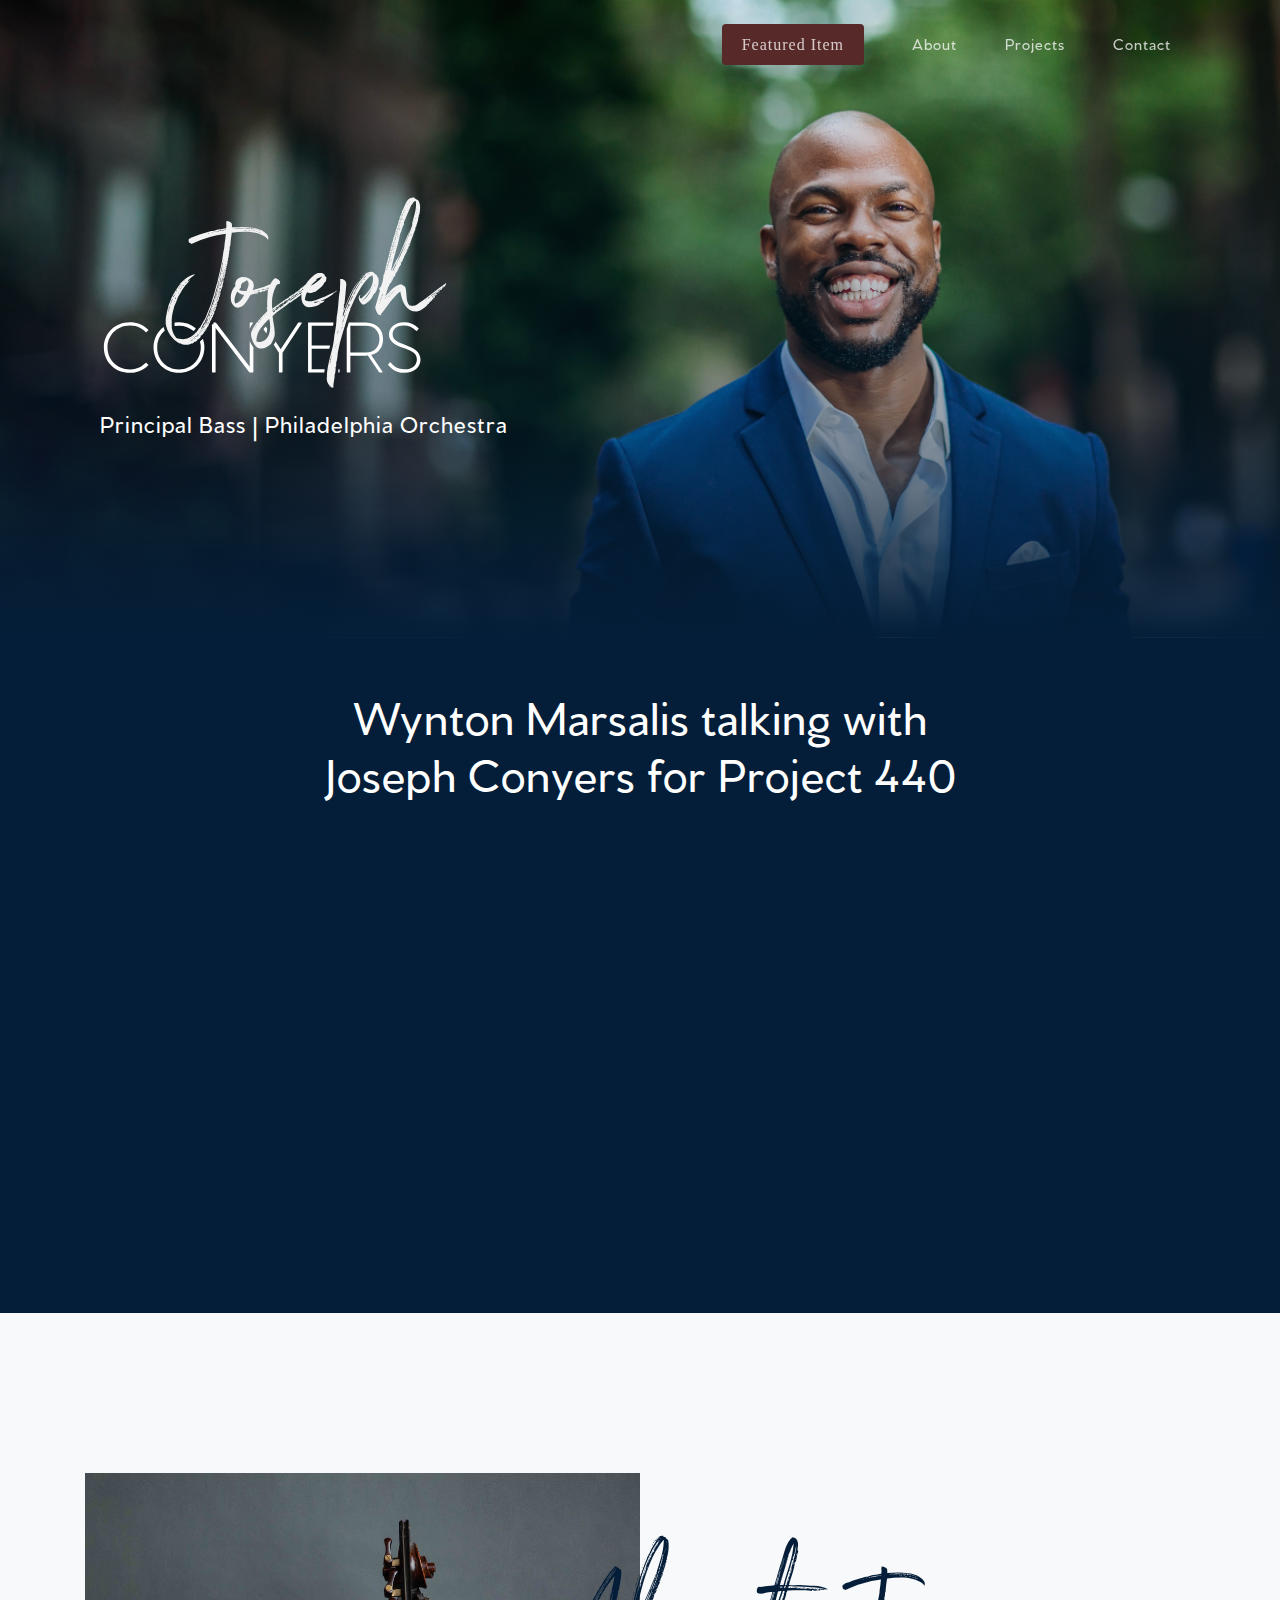
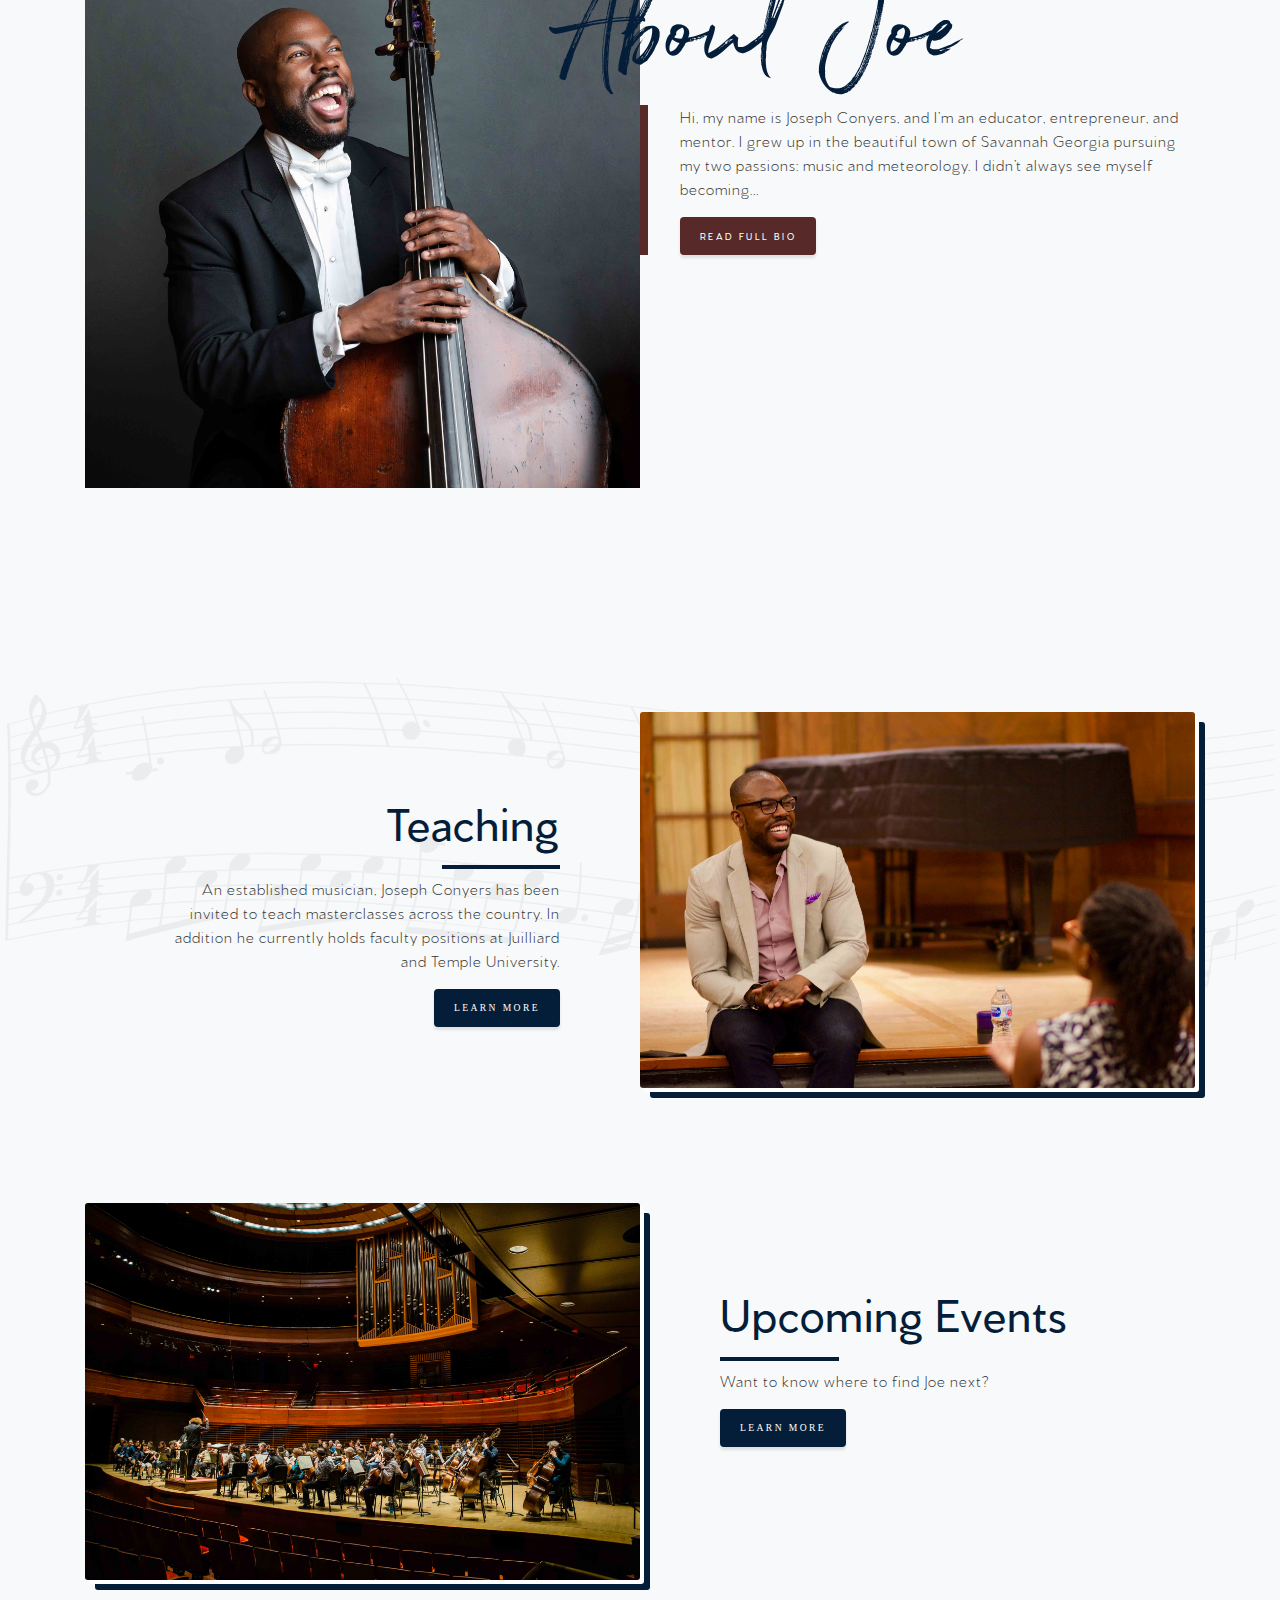
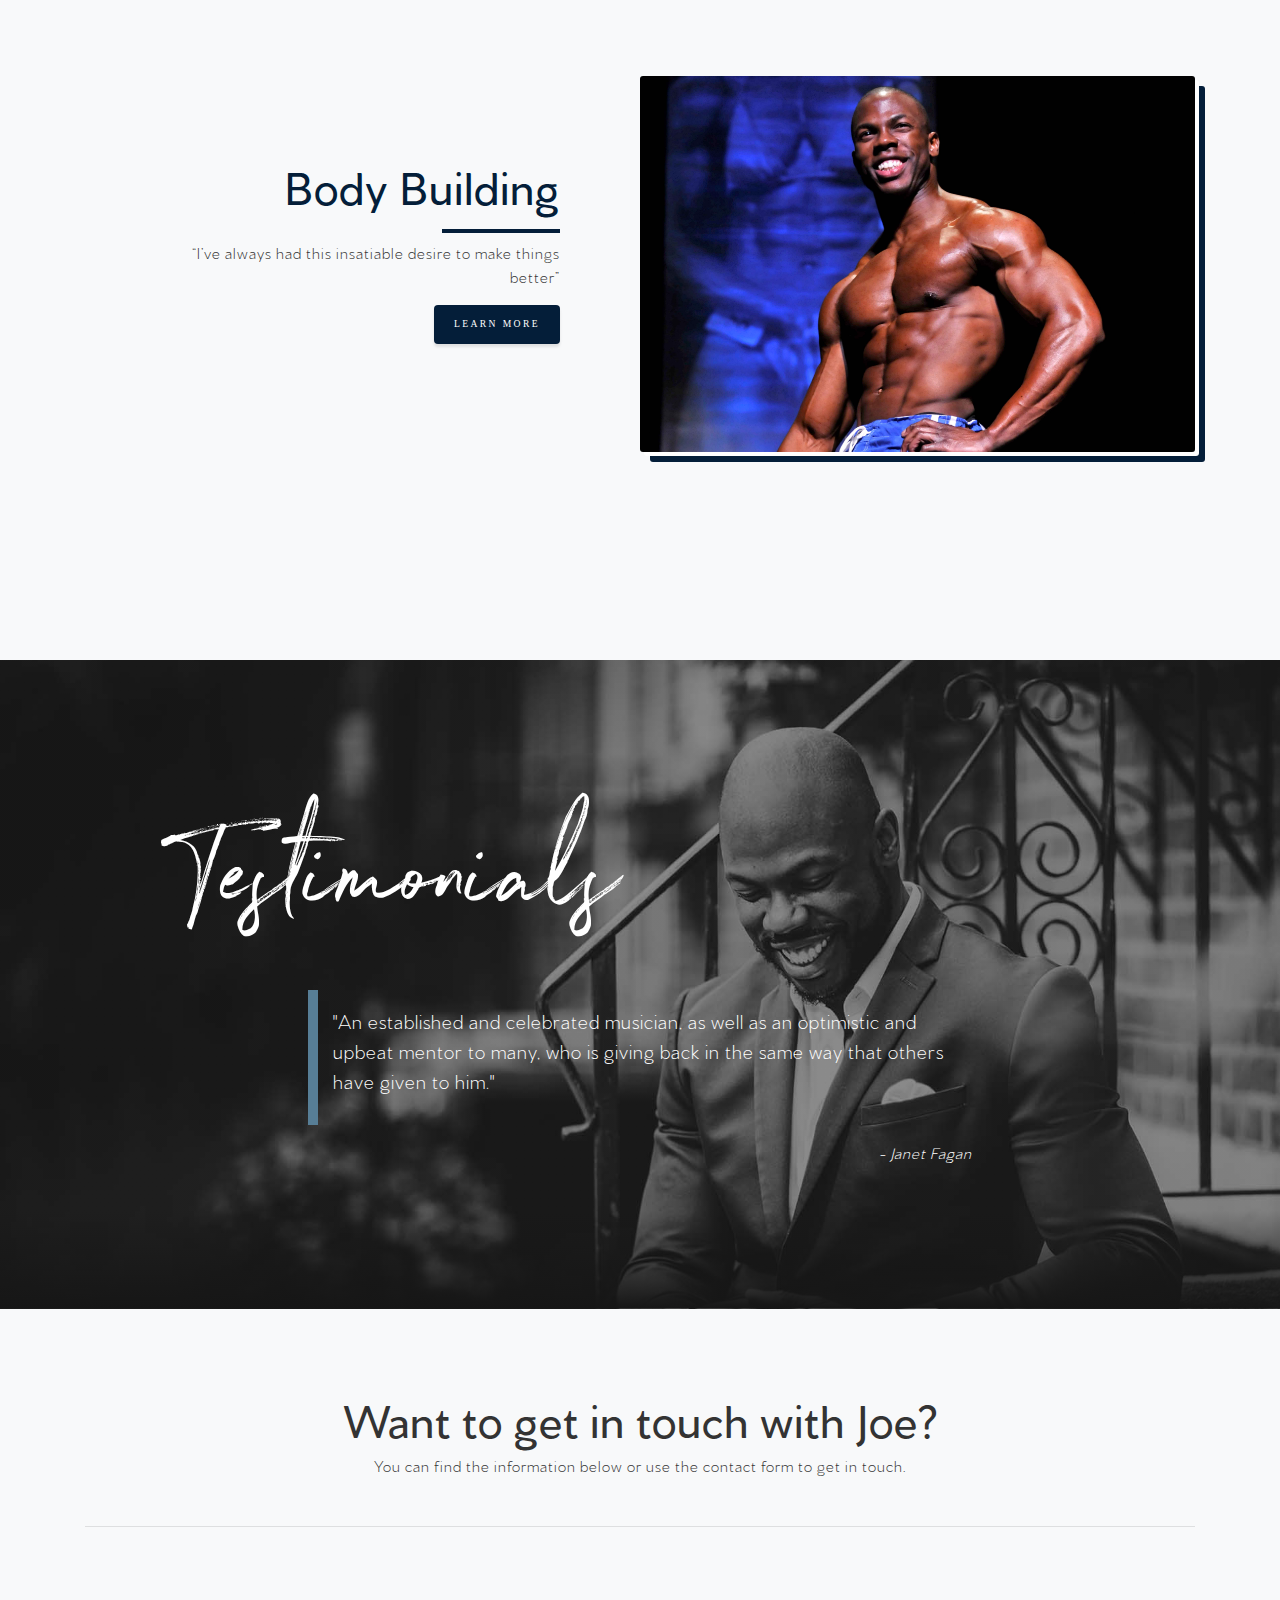
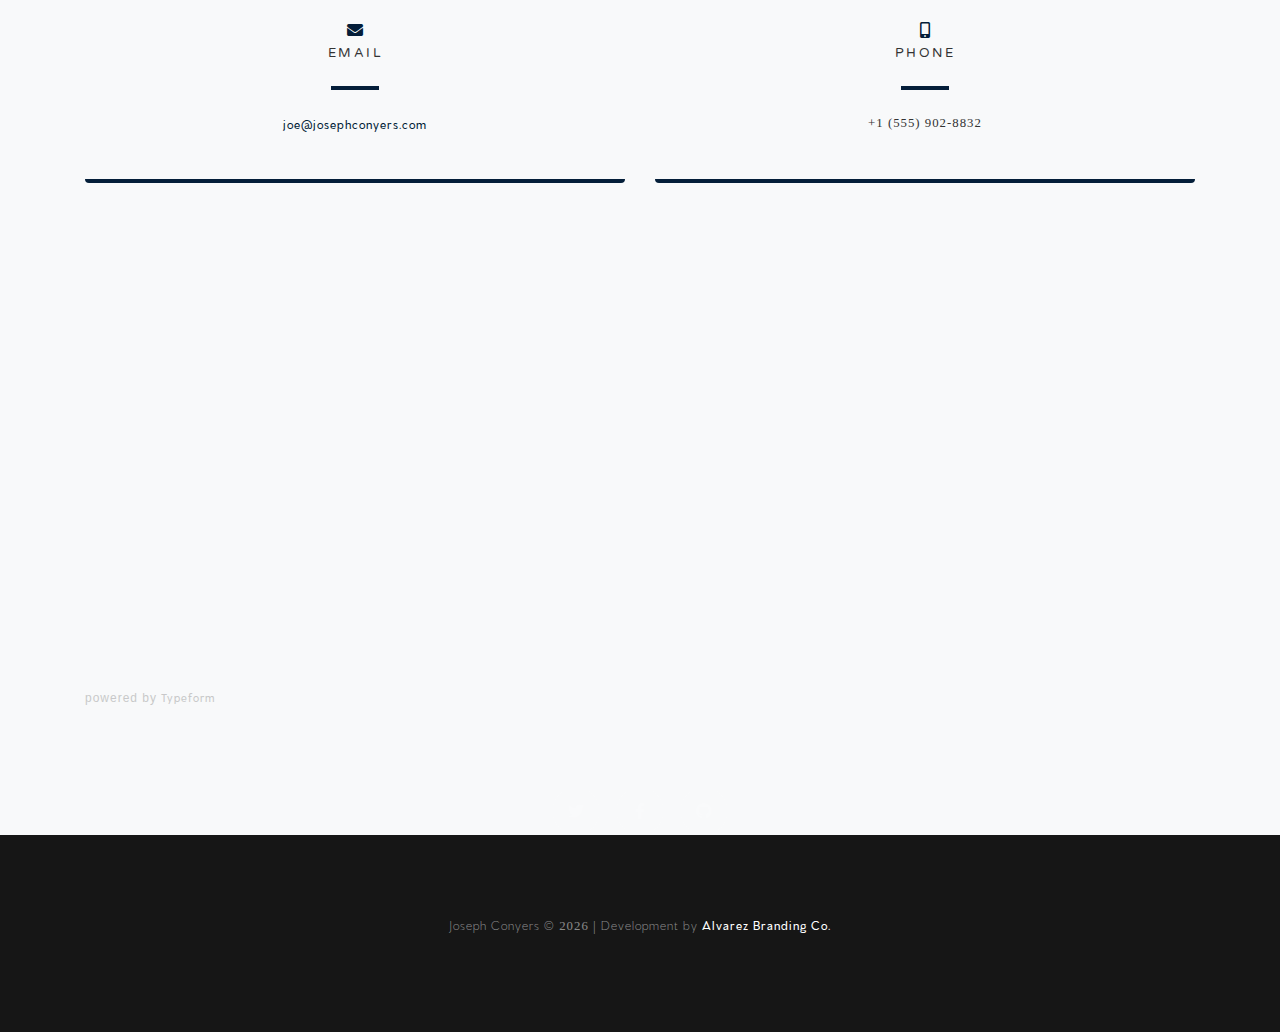
<file: index.html>
<!DOCTYPE html>
<html lang="en">
  <head>
    <meta charset="utf-8" />
    <meta
      name="viewport"
      content="width=device-width, initial-scale=1, shrink-to-fit=no"
    />
    <meta name="description" content="" />
    <meta name="author" content="" />

    <title>Joseph Conyers</title>

    <!-- Bootstrap core CSS -->
    <link href="vendor/bootstrap/css/bootstrap.css" rel="stylesheet" />

    <!-- Custom fonts for this template -->
    <link href="vendor/fontawesome-free/css/all.min.css" rel="stylesheet" />
    <link
      href="https://fonts.googleapis.com/css?family=Varela+Round"
      rel="stylesheet"
    />
    <link
      href="https://fonts.googleapis.com/css?family=Nunito:200,200i,300,300i,400,400i,600,600i,700,700i,800,800i,900,900i"
      rel="stylesheet"
    />

    <!-- Custom styles for this template -->
    <link href="css/grayscale.min.css" rel="stylesheet" />
  </head>

  <body id="page-top">
    <!-- Navigation -->
    <nav class="navbar navbar-expand-lg navbar-light fixed-top" id="mainNav">
      <div class="container">
        <a class="navbar-brand js-scroll-trigger" href="#page-top">
          <img class="nav-logo" src="img/logo-dark.svg" alt="" />
        </a>
        <button
          class="navbar-toggler navbar-toggler-right"
          type="button"
          data-toggle="collapse"
          data-target="#navbarResponsive"
          aria-controls="navbarResponsive"
          aria-expanded="false"
          aria-label="Toggle navigation"
        >
          Menu
          <i class="fas fa-bars"></i>
        </button>
        <div class="collapse navbar-collapse" id="navbarResponsive">
          <ul class="navbar-nav ml-auto">
            <li class="nav-item">
              <a class="nav-link js-scroll-trigger" href="#feature"
                ><span class="featured-nav-item">Featured Item</span></a
              >
            </li>
            <li class="nav-item">
              <a class="nav-link js-scroll-trigger" href="#about">About</a>
            </li>
            <li class="nav-item">
              <a class="nav-link js-scroll-trigger" href="#projects"
                >Projects</a
              >
            </li>
            <li class="nav-item">
              <a class="nav-link js-scroll-trigger" href="#contact">Contact</a>
            </li>
          </ul>
        </div>
      </div>
    </nav>

    <!-- Header -->
    <header class="masthead">
      <div class="container d-flex h-100 align-items-center">
        <div class="col col-9">
          <img class="main-logo" src="img/logo-light.svg" alt="" />
          <h4 class="text-white mt-2">
            Principal Bass | Philadelphia Orchestra
          </h4>
        </div>
      </div>
    </header>

    <!-- About Section -->
    <section id="feature" class="about-section">
      <div class="container">
        <div class="row">
          <div class="col-lg-7 mx-auto mb-5 text-center">
            <h2 class="text-white mb-4">
              Wynton Marsalis talking with Joseph Conyers for Project 440
            <div>
              </h2>
              <!-- <p class="text-white mb-4">
                the Acting Associate Principal Bassist of the Philadelphia Orchestra. As an established figure in the orchestral world, he uses his entrepreneurial spirit to redefine what it means to be a musician in the twenty-first century. 
              </p>
              <button class="btn btn-primary--light small">see more</button> -->
            </div>
            <iframe
              src="https://player.vimeo.com/video/244171015?byline=0&portrait=0"
              width="100%"
              height="360"
              frameborder="0"
              allow="autoplay; fullscreen"
              allowfullscreen
            ></iframe>
          </div>
        </div>
      </div>
    </section>

    <!-- Projects Section -->
    <section id="about" class="bio-section bg-light pb-3">
      <div class="container">
        <!-- Featured Project Row -->
        <div
          class="row align-items-center no-gutters mb-4 mb-lg-5 flex-md-column-reverse flex-lg-row"
        >
          <div class="col-xl-6 col-lg-5">
            <img
              class="img-fluid mb-3 mb-lg-0"
              src="img/conyers-92.jpg"
              alt=""
            />
          </div>
          <div class="col-xl-6 col-lg-6">
            <div class="featured-text text-center text-lg-left">
              <h1>About Joe</h1>
              <p class=" mb-3">
                Hi, my name is Joseph Conyers, and I’m an educator, entrepreneur, 
                and mentor. I grew up in the beautiful town of Savannah Georgia 
                pursuing my two passions: music and meteorology. I didn’t always 
                see myself becoming...
              </p>
              <a href="about.html"><button class="btn btn-accent small">
                Read Full Bio
              </button></a>
            </div>
          </div>
        </div>
      </div>
    </section>
    <section class="music-bg"></section>
    <section id="projects" class="projects-section bg-light">
      <div class="container">
        <!-- Project Two Row -->
        <div class="row justify-content-center no-gutters mb-0 pb-5 mb-lg-5">
          <div class="col-lg-6">
            <img class="img-fluid box-shadow" src="img/teaching.jpg" alt="" />
          </div>
          <div class="col-lg-6 order-lg-first">
            <div class="text-center h-100 project">
              <div class="d-flex h-100">
                <div
                  class="project-text w-100 my-auto text-center text-lg-right"
                >
                  <h2 class="text-primary">Teaching</h2>
                  <hr class="d-none d-lg-block mb-2 mr-0" />
                  <p class="mb-3 ">
                    An established musician, Joseph Conyers has been invited to teach masterclasses across the country. In addition he currently holds faculty positions at Juilliard and Temple University. 
                  </p>
                  <button class="btn btn-primary small">Learn more</button>
                </div>
              </div>
            </div>
          </div>
        </div>
        <!-- Project One Row -->
        <div class="row justify-content-center no-gutters mb-5 pb-5 mb-lg-5">
          <div class="col-lg-6">
            <img class="img-fluid box-shadow" src="img/events.jpg" alt="" />
          </div>
          <div class="col-lg-6">
            <div class="text-center h-100 project">
              <div class="d-flex h-100">
                <div
                  class="project-text w-100 my-auto text-center text-lg-left"
                >
                  <h2 class="text-primary">Upcoming Events</h2>
                  <hr class="d-none d-lg-block mb-2 ml-0" />
                  <p class="mb-3 ">
                    Want to know where to find Joe next?
                  </p>
                  <button class="btn btn-primary small">Learn more</button>
                </div>
              </div>
            </div>
          </div>
        </div>
        <!-- Project Three Row -->
        <div class="row justify-content-center no-gutters mb-0 mb-lg-5">
          <div class="col-lg-6">
            <img
              class="img-fluid box-shadow"
              src="img/body-building.jpg"
              alt=""
            />
          </div>
          <div class="col-lg-6 order-lg-first">
            <div class="text-center h-100 project">
              <div class="d-flex h-100">
                <div
                  class="project-text w-100 my-auto text-center text-lg-right"
                >
                  <h2 class="text-primary">Body Building</h2>
                  <hr class="d-none d-lg-block mb-2 mr-0" />
                  <p class="mb-3 ">
                    “I’ve always had this insatiable desire to make things better”
                  </p>
                  <button class="btn btn-primary small">Learn more</button>
                </div>
              </div>
            </div>
          </div>
        </div>
      </div>
    </section>
    <!-- Signup Section -->
    <section class="testimonials-section">
      <div class="container">
        <div class="row">
          <div
            class="testimonials-bg col-md-10 col-lg-8 mx-auto text-leftform p-5"
          >
            <h1 class="text-white mb-5">Testimonials</h1>
            <p class="mb-3 text-white testimonials-content">
              "An established and celebrated musician, as well as an optimistic and upbeat mentor to many, who is giving back in the same way that others have given to him."
            </p>
            <p class="text-white text-right testimonials-author">
              - Janet Fagan
              <!-- <a href="#" target="_blank" class="font-italic underline"
                >JohnSmith.com</a
              > -->
            </p>
            <!-- <form class="form-inline d-flex">
              <input
                type="email"
                class="form-control flex-fill mr-0 mr-sm-2 mb-3 mb-sm-0"
                id="inputEmail"
                placeholder="Enter email address..."
              />
              <button type="submit" class="btn btn-primary mx-auto">
                Subscribe
              </button>
            </form> -->
          </div>
        </div>
      </div>
    </section>

    <!-- Contact Section -->
    <section id="contact" class="contact-section bg-light">
      <div class="container">
        <div class="mb-5 text-center">
          <h2>Want to get in touch with Joe?</h2>
          <p>
            You can find the information below or use the contact form to get in
            touch.
          </p>
          <hr class="d-none d-lg-block mt-5 mb-2" />
        </div>
        <div class="row">
          <div class="col-md-6 mb-3 mb-md-0">
            <div class="card py-4 h-100 bg-light">
              <div class="card-body text-center">
                <i class="fas fa-envelope text-primary mb-2"></i>
                <h4 class="text-uppercase m-0">Email</h4>
                <hr class="my-4" />
                <div class="small ">
                  <a href="#">joe@josephconyers.com</a>
                </div>
              </div>
            </div>
          </div>
          <div class="col-md-6 mb-3 mb-md-0">
            <div class="card py-4 h-100 bg-light">
              <div class="card-body text-center">
                <i class="fas fa-mobile-alt text-primary mb-2"></i>
                <h4 class="text-uppercase m-0">Phone</h4>
                <hr class="my-4" />
                <div class="small ">+1 (555) 902-8832</div>
              </div>
            </div>
          </div>
        </div>
        <!-- <form
          class="contact-form mt-5 pt-5 col-md-10 col-lg-8 col-sm-auto"
          action="mail.php"
          method="POST"
          style="color: white !important;"
        >
          <div class="d-flex justify-content-around">
            <div class="contact-form-item two-across">
              <label>First Name</label>
              <input style="width: 100%;" type="text" name="first name" />
            </div>
            <div class="contact-form-item two-across">
              <label>Last Name</label>
              <input style="width: 100%;" type="text" name="last name" />
            </div>
          </div>
          <div class="contact-form-item">
            <div>
              <label>Email</label>
              <input type="text" name="email" />
            </div>
          </div>

          <div class="d-flex justify-content-around">
            <div class="contact-form-item two-across">
              <label>Phone</label>
              <input type="text" placeholder="phone" name="call" />
            </div>

            <div class="contact-form-item two-across">
              <label>Website</label>
              <input type="text" name="website" />
            </div>
          </div>
          <div class="contact-form-item">
            <label>Message</label><br />
            <textarea
              name="message"
              placeholder="Write your message here"
            ></textarea>
            <br />
            <button class="btn btn-primary small" type="submit" value="Send">
              Submit
            </button>
          </div>
        </form> -->
        <div class="typeform-widget" data-url="https://form.typeform.com/to/MSKx5YRq" data-transparency="100" data-hide-footer=true style="width: 100%; height: 500px;"></div> <script> (function() { var qs,js,q,s,d=document, gi=d.getElementById, ce=d.createElement, gt=d.getElementsByTagName, id="typef_orm", b="https://embed.typeform.com/"; if(!gi.call(d,id)) { js=ce.call(d,"script"); js.id=id; js.src=b+"embed.js"; q=gt.call(d,"script")[0]; q.parentNode.insertBefore(js,q) } })() </script> <div style="font-family: Sans-Serif;font-size: 12px;color: #999;opacity: 0.5; padding-top: 5px;"> powered by <a href="https://admin.typeform.com/signup?utm_campaign=MSKx5YRq&utm_source=typeform.com-01DCG4KVZPTENV3CCEAVAK6WV4-free&utm_medium=typeform&utm_content=typeform-embedded-poweredbytypeform&utm_term=EN" style="color: #999" target="_blank">Typeform</a> </div>
                <div class="social d-flex justify-content-center">
          <a href="#" class="mx-2">
            <i class="fab fa-twitter"></i>
          </a>
          <a href="#" class="mx-2">
            <i class="fab fa-facebook-f"></i>
          </a>
          <a href="#" class="mx-2">
            <i class="fab fa-github"></i>
          </a>
        </div>
      </div>
    </section>

    <!-- Footer -->
    <footer class="bg-black small text-center text-white-50">
      <div class="container">
        <p>
          Joseph Conyers &copy; <span id="copyright"></span> | Development by
          <a style="color: white;" href="https://www.alvarezbrandingcompany.com"
            >Alvarez Branding Co.</a
          >
        </p>
      </div>
    </footer>

    <!-- Bootstrap core JavaScript -->
    <script src="vendor/jquery/jquery.min.js"></script>
    <script>
      var date = new Date().getFullYear();
      document.getElementById("copyright").innerHTML = date;
    </script>
    <script src="vendor/bootstrap/js/bootstrap.bundle.min.js"></script>

    <!-- Plugin JavaScript -->
    <script src="vendor/jquery-easing/jquery.easing.min.js"></script>

    <!-- Custom scripts for this template -->
    <script src="js/grayscale.min.js"></script>
    <script src="js/joseph.min.js"></script>
  </body>
</html>
</file>
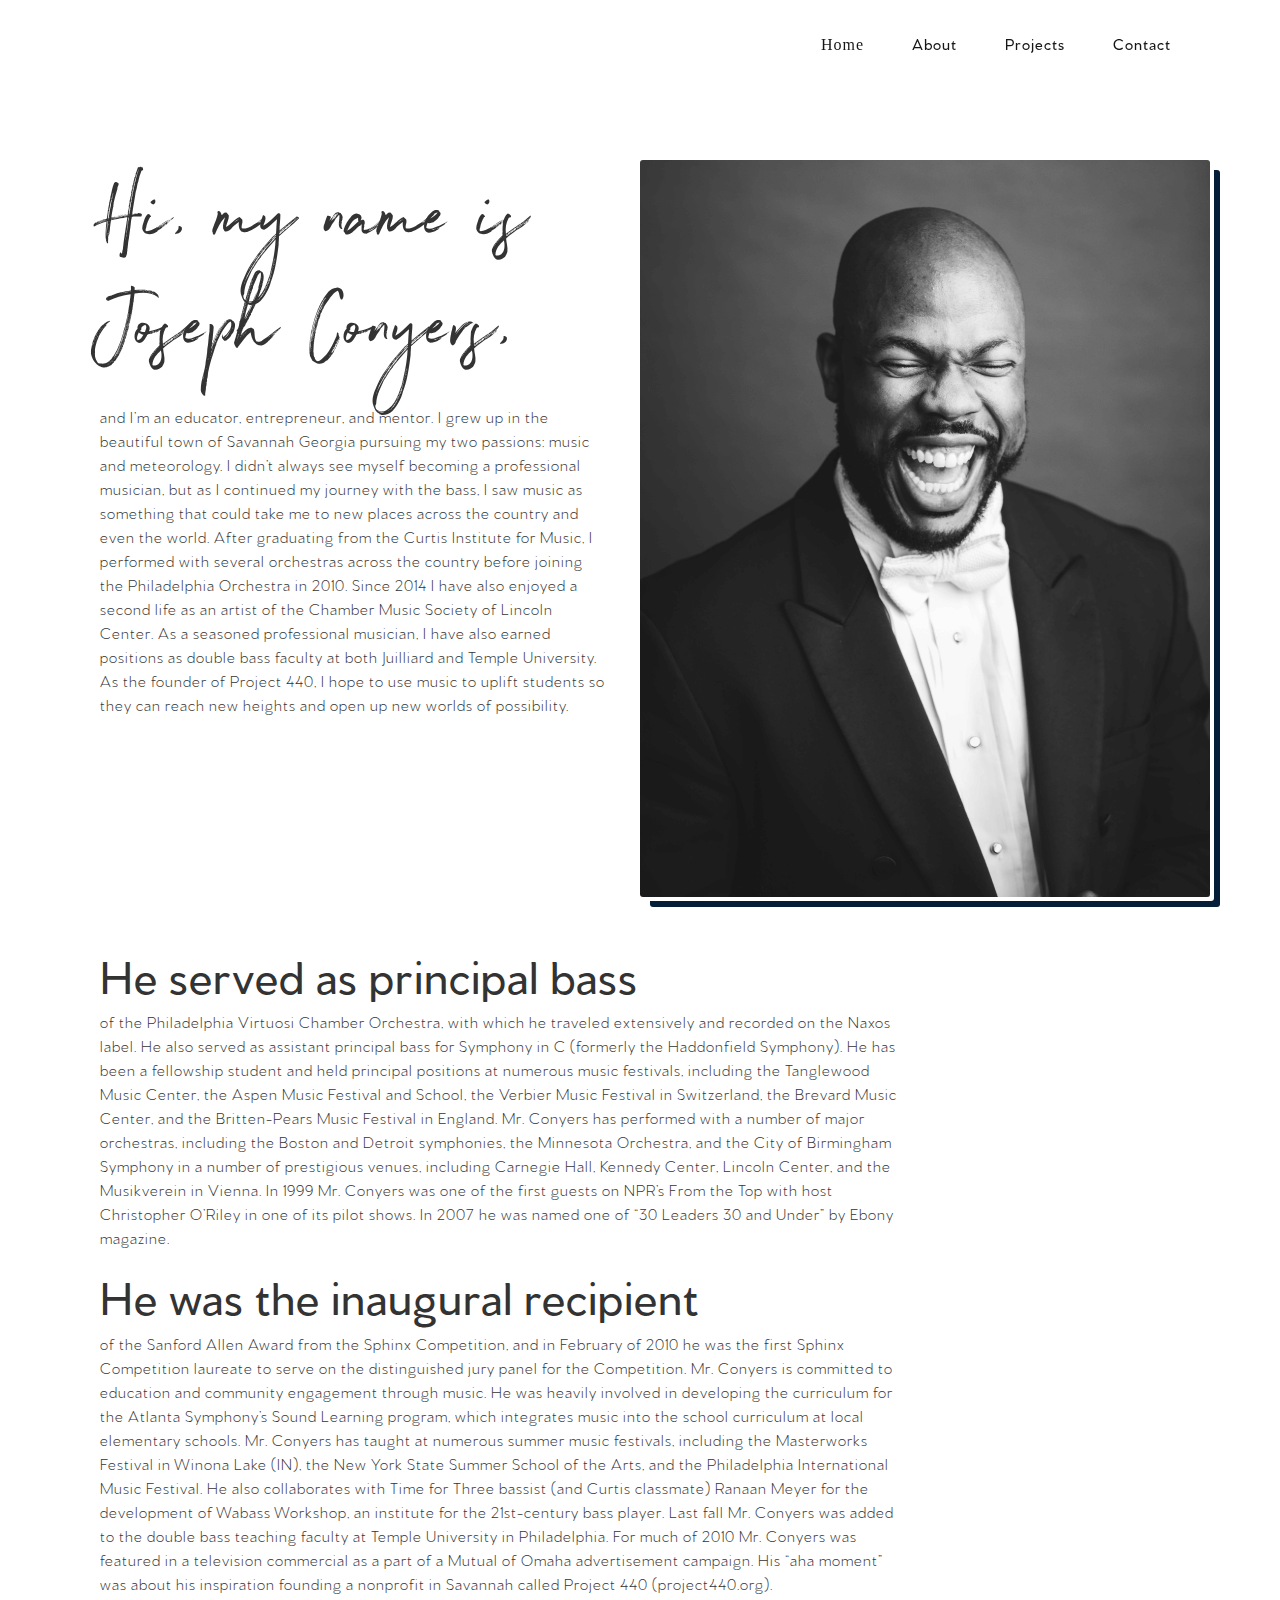
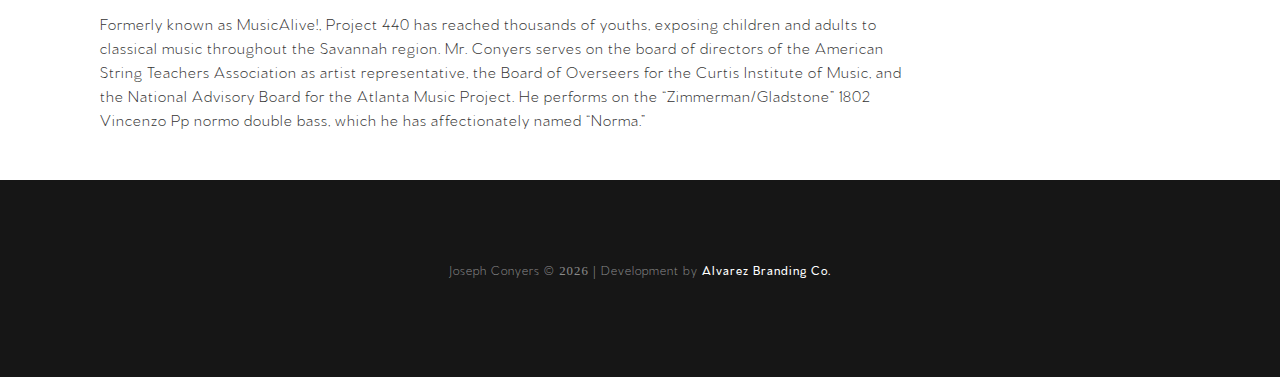
<file: about.html>
<!DOCTYPE html>
<html lang="en">
  <head>
    <meta charset="utf-8" />
    <meta
      name="viewport"
      content="width=device-width, initial-scale=1, shrink-to-fit=no"
    />
    <meta name="description" content="" />
    <meta name="author" content="" />

    <title>About | Joseph Conyers</title>

    <!-- Bootstrap core CSS -->
    <link href="vendor/bootstrap/css/bootstrap.css" rel="stylesheet" />

    <!-- Custom fonts for this template -->
    <link href="vendor/fontawesome-free/css/all.min.css" rel="stylesheet" />
    <link
      href="https://fonts.googleapis.com/css?family=Varela+Round"
      rel="stylesheet"
    />
    <link
      href="https://fonts.googleapis.com/css?family=Nunito:200,200i,300,300i,400,400i,600,600i,700,700i,800,800i,900,900i"
      rel="stylesheet"
    />

    <!-- Custom styles for this template -->
    <link href="css/grayscale.css" rel="stylesheet" />
  </head>

  <body id="page-top">
    <!-- Navigation -->
    <nav
      class="navbar navbar-expand-lg navbar-dark-text fixed-top"
      id="mainNav"
    >
      <div class="container">
        <a class="navbar-brand js-scroll-trigger" href="/">
          <img class="nav-logo" src="img/logo-dark.svg" alt="" />
        </a>
        <button
          class="navbar-toggler navbar-toggler-right"
          type="button"
          data-toggle="collapse"
          data-target="#navbarResponsive"
          aria-controls="navbarResponsive"
          aria-expanded="false"
          aria-label="Toggle navigation"
        >
          Menu
          <i class="fas fa-bars"></i>
        </button>
        <div class="collapse navbar-collapse" id="navbarResponsive">
          <ul class="navbar-nav ml-auto">
            <li class="nav-item">
              <a class="nav-link js-scroll-trigger" href="index.html"
                ><span>Home</span></a
              >
            </li>
            <li class="nav-item">
              <a class="nav-link js-scroll-trigger" href="#about">About</a>
            </li>
            <li class="nav-item">
              <a class="nav-link js-scroll-trigger" href="#projects"
                >Projects</a
              >
            </li>
            <li class="nav-item">
              <a class="nav-link js-scroll-trigger" href="#contact">Contact</a>
            </li>
          </ul>
        </div>
      </div>
    </nav>

    <!-- Header -->
    <header></header>
    <section class="about-page container mb-5">
      <div class="row align-items-start mb-4 mb-lg-5  flex-lg-row col-sm0">
        <div class="col col-lg-6 col-sm-12 row m-1 m-sm-0">
          <div class="col-xl-12">
            <p></p>
            <h1>Hi, my name is Joseph Conyers,</h1>
            <p>
              and I’m an educator, entrepreneur, and mentor. I grew up in the beautiful town of Savannah Georgia pursuing my two passions: music and meteorology. I didn’t always see myself becoming a professional musician, but as I continued my journey with the bass, I saw music as something that could take me to new places across the country and even the world. After graduating from the Curtis Institute for Music, I performed with several orchestras across the country before joining the Philadelphia Orchestra in 2010. Since 2014 I have also enjoyed a second life as an artist of the Chamber Music Society of Lincoln Center. As a seasoned professional musician, I have also earned positions as double bass faculty at both Juilliard and Temple University. As the founder of Project 440, I hope to use music to uplift students so they can reach new heights and open up new worlds of possibility.
            </p>
          </div>
        </div>
        <div class="col-6 row overflow-hidden offset-1 offset-sm-0 p-0 box-shadow">
          <img class="main-bio" src="img/conyers-109.jpg" alt="" />
        </div>
      </div>
      <div class="container m-0 p-0">
        <div class="col-12 col-lg-9">
          <h2>He served as principal bass</h2>
          <p>
             of the Philadelphia Virtuosi Chamber
            Orchestra, with which he traveled extensively and recorded on the
            Naxos label. He also served as assistant principal bass for Symphony
            in C (formerly the Haddonfield Symphony). He has been a fellowship
            student and held principal positions at numerous music festivals,
            including the Tanglewood Music Center, the Aspen Music Festival and
            School, the Verbier Music Festival in Switzerland, the Brevard Music
            Center, and the Britten-Pears Music Festival in England. Mr. Conyers
            has performed with a number of major orchestras, including the
            Boston and Detroit symphonies, the Minnesota Orchestra, and the City
            of Birmingham Symphony in a number of prestigious venues, including
            Carnegie Hall, Kennedy Center, Lincoln Center, and the Musikverein
            in Vienna. In 1999 Mr. Conyers was one of the first guests on NPR’s
            From the Top with host Christopher O’Riley in one of its pilot
            shows. In 2007 he was named one of “30 Leaders 30 and Under” by
            Ebony magazine.
          </p>
          <h2>He was the inaugural recipient</h2>
          <p>
             of the Sanford Allen Award from the
            Sphinx Competition, and in February of 2010 he was the first Sphinx
            Competition laureate to serve on the distinguished jury panel for
            the Competition. Mr. Conyers is committed to education and community
            engagement through music. He was heavily involved in developing the
            curriculum for the Atlanta Symphony’s Sound Learning program, which
            integrates music into the school curriculum at local elementary
            schools. Mr. Conyers has taught at numerous summer music festivals,
            including the Masterworks Festival in Winona Lake (IN), the New York
            State Summer School of the Arts, and the Philadelphia International
            Music Festival. He also collaborates with Time for Three bassist
            (and Curtis classmate) Ranaan Meyer for the development of Wabass
            Workshop, an institute for the 21st-century bass player. Last fall
            Mr. Conyers was added to the double bass teaching faculty at Temple
            University in Philadelphia. For much of 2010 Mr. Conyers was
            featured in a television commercial as a part of a Mutual of Omaha
            advertisement campaign. His “aha moment” was about his inspiration
            founding a nonprofit in Savannah called Project 440
            (project440.org).
          </p>
          <p>
            Formerly known as MusicAlive!, Project 440 has reached thousands of
            youths, exposing children and adults to classical music throughout
            the Savannah region. Mr. Conyers serves on the board of directors of
            the American String Teachers Association as artist representative,
            the Board of Overseers for the Curtis Institute of Music, and the
            National Advisory Board for the Atlanta Music Project. He performs
            on the “Zimmerman/Gladstone” 1802 Vincenzo Pp normo double bass,
            which he has affectionately named “Norma.”
          </p>
        </div>
        <div class="col-3"></div>
      </div>
    </section>

    <!-- Footer -->
    <footer class="bg-black small text-center text-white-50">
      <div class="container">
        <p>
          Joseph Conyers &copy; <span id="copyright"></span> | Development by
          <a style="color: white;" href="https://www.alvarezbranding.com"
            >Alvarez Branding Co.</a
          >
        </p>
      </div>
    </footer>

    <!-- Bootstrap core JavaScript -->
    <script src="vendor/jquery/jquery.min.js"></script>
    <script>
      var date = new Date().getFullYear();
      document.getElementById("copyright").innerHTML = date;
    </script>
    <script src="vendor/bootstrap/js/bootstrap.bundle.min.js"></script>

    <!-- Plugin JavaScript -->
    <script src="vendor/jquery-easing/jquery.easing.min.js"></script>

    <!-- Custom scripts for this template -->
    <script src="js/grayscale.min.js"></script>
  </body>
</html>
</file>
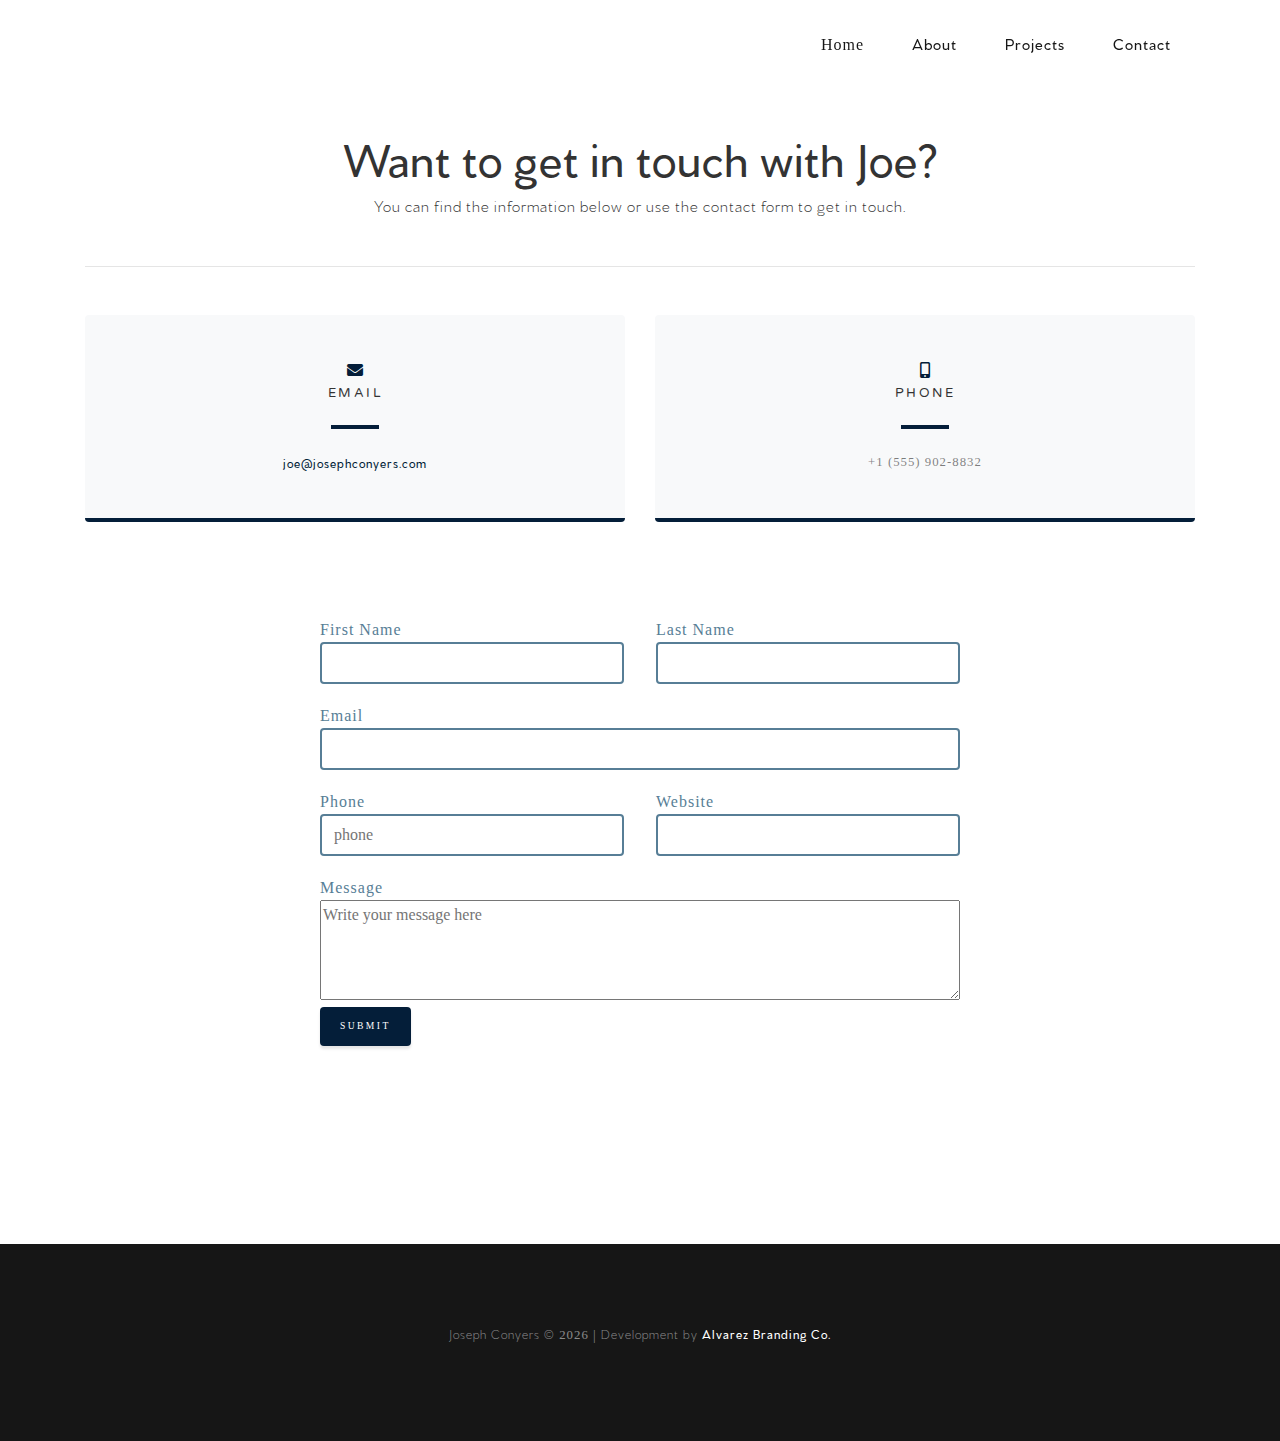
<file: contact.html>
<!DOCTYPE html>
<html lang="en">
  <head>
    <meta charset="utf-8" />
    <meta
      name="viewport"
      content="width=device-width, initial-scale=1, shrink-to-fit=no"
    />
    <meta name="description" content="" />
    <meta name="author" content="" />

    <title>Contact | Joseph Conyers</title>

    <!-- Bootstrap core CSS -->
    <link href="vendor/bootstrap/css/bootstrap.css" rel="stylesheet" />

    <!-- Custom fonts for this template -->
    <link href="vendor/fontawesome-free/css/all.min.css" rel="stylesheet" />
    <link
      href="https://fonts.googleapis.com/css?family=Varela+Round"
      rel="stylesheet"
    />
    <link
      href="https://fonts.googleapis.com/css?family=Nunito:200,200i,300,300i,400,400i,600,600i,700,700i,800,800i,900,900i"
      rel="stylesheet"
    />

    <!-- Custom styles for this template -->
    <link href="css/grayscale.css" rel="stylesheet" />
  </head>

  <body id="page-top">
    <!-- Navigation -->
    <nav
      class="navbar navbar-expand-lg navbar-dark-text fixed-top"
      id="mainNav"
    >
      <div class="container">
        <a class="navbar-brand js-scroll-trigger" href="/">
          <img class="nav-logo" src="img/logo-dark.svg" alt="" />
        </a>
        <button
          class="navbar-toggler navbar-toggler-right"
          type="button"
          data-toggle="collapse"
          data-target="#navbarResponsive"
          aria-controls="navbarResponsive"
          aria-expanded="false"
          aria-label="Toggle navigation"
        >
          Menu
          <i class="fas fa-bars"></i>
        </button>
        <div class="collapse navbar-collapse" id="navbarResponsive">
          <ul class="navbar-nav ml-auto">
            <li class="nav-item">
              <a class="nav-link js-scroll-trigger" href="/"
                ><span>Home</span></a
              >
            </li>
            <li class="nav-item">
              <a class="nav-link js-scroll-trigger" href="#about">About</a>
            </li>
            <li class="nav-item">
              <a class="nav-link js-scroll-trigger" href="#projects"
                >Projects</a
              >
            </li>
            <li class="nav-item">
              <a class="nav-link js-scroll-trigger" href="#contact">Contact</a>
            </li>
          </ul>
        </div>
      </div>
    </nav>

    <!-- About Section -->
    <!-- <section id="feature" class="about-section">
      <div class="container">
        <div class="row">
          
        </div>
      </div>
    </section> -->
    <!-- Contact Section -->
    <section id="contact" class="contact-section bg-white">
      <div class="container">
        <div class="mt-5 mb-5 text-center">
          <h2>Want to get in touch with Joe?</h2>
          <p>
            You can find the information below or use the contact form to get in
            touch.
          </p>
          <hr class="d-none d-lg-block mt-5 mb-2" />
        </div>
        <div class="row">
          <div class="col-md-6 mb-3 mb-md-0">
            <div class="card py-4 h-100 bg-light">
              <div class="card-body text-center">
                <i class="fas fa-envelope text-primary mb-2"></i>
                <h4 class="text-uppercase m-0">Email</h4>
                <hr class="my-4" />
                <div class="small text-black-50">
                  <a href="#">joe@josephconyers.com</a>
                </div>
              </div>
            </div>
          </div>
          <div class="col-md-6 mb-3 mb-md-0">
            <div class="card py-4 h-100 bg-light">
              <div class="card-body text-center">
                <i class="fas fa-mobile-alt text-primary mb-2"></i>
                <h4 class="text-uppercase m-0">Phone</h4>
                <hr class="my-4" />
                <div class="small text-black-50">+1 (555) 902-8832</div>
              </div>
            </div>
          </div>
        </div>
        <form
          class="contact-form mt-5 pt-5 col-md-10 col-lg-8 col-sm-auto"
          action="mail.php"
          method="POST"
          style="color: white !important;"
        >
          <div class="d-flex justify-content-around">
            <div class="contact-form-item two-across">
              <label>First Name</label>
              <input style="width: 100%;" type="text" name="first name" />
            </div>
            <div class="contact-form-item two-across">
              <label>Last Name</label>
              <input style="width: 100%;" type="text" name="last name" />
            </div>
          </div>
          <div class="contact-form-item">
            <div>
              <label>Email</label>
              <input type="text" name="email" />
            </div>
          </div>

          <div class="d-flex justify-content-around">
            <div class="contact-form-item two-across">
              <label>Phone</label>
              <input type="text" placeholder="phone" name="call" />
            </div>

            <div class="contact-form-item two-across">
              <label>Website</label>
              <input type="text" name="website" />
            </div>
          </div>
          <div class="contact-form-item">
            <label>Message</label><br />
            <textarea
              name="message"
              placeholder="Write your message here"
            ></textarea>
            <br />
            <button class="btn btn-primary small" type="submit" value="Send">
              Submit
            </button>
          </div>
        </form>
        <div class="social d-flex justify-content-center">
          <a href="#" class="mx-2">
            <i class="fab fa-twitter"></i>
          </a>
          <a href="#" class="mx-2">
            <i class="fab fa-facebook-f"></i>
          </a>
          <a href="#" class="mx-2">
            <i class="fab fa-github"></i>
          </a>
        </div>
      </div>
    </section>

    <!-- Footer -->
    <footer class="bg-black small text-center text-white-50">
      <div class="container">
        <p>
          Joseph Conyers &copy; <span id="copyright"></span> | Development by
          <a style="color: white;" href="https://www.alvarezbrandingcompany.com"
            >Alvarez Branding Co.</a
          >
        </p>
      </div>
    </footer>

    <!-- Bootstrap core JavaScript -->
    <script src="vendor/jquery/jquery.min.js"></script>
    <script>
      var date = new Date().getFullYear();
      document.getElementById("copyright").innerHTML = date;
    </script>
    <script src="vendor/bootstrap/js/bootstrap.bundle.min.js"></script>

    <!-- Plugin JavaScript -->
    <script src="vendor/jquery-easing/jquery.easing.min.js"></script>

    <!-- Custom scripts for this template -->
    <script src="js/grayscale.min.js"></script>
  </body>
</html>
</file>
<file: css/grayscale.min.css>
/*!
 * Start Bootstrap - Grayscale v5.0.9 (https://startbootstrap.com/template-overviews/grayscale)
 * Copyright 2013-2020 Start Bootstrap
 * Licensed under MIT (https://github.com/BlackrockDigital/startbootstrap-grayscale/blob/master/LICENSE)
 */@font-face{font-family:NorthWell;src:url(../fonts/Northwell.otf) format("opentype")}@font-face{font-family:'Northwell Alt';src:url("../fonts/Northwell Alt.otf") format("opentype")}@font-face{font-family:'Venti CF';src:url(../fonts/VentiCF-Light.otf) format("opentype");font-weight:100}@font-face{font-family:'Venti CF';src:url(../fonts/VentiCF-Medium.otf) format("opentype");font-weight:300}.box-shadow{box-shadow:4px 4px 0 #fff,10px 10px 0 #041e39;border-radius:3px}#mainNav{min-height:56px;background-color:#fff}#mainNav .navbar-toggler{font-size:80%;padding:.75rem;color:#041e39;border:1px solid #041e39}#mainNav .navbar-toggler:focus{outline:0}#mainNav .nav-logo{display:none}#mainNav .navbar-brand{color:#161616;font-weight:700;padding:.9rem 0}#mainNav .navbar-nav .nav-item:hover{color:fade(white,80%);outline:0;background-color:transparent}#mainNav .navbar-nav .nav-item:active,#mainNav .navbar-nav .nav-item:focus{outline:0;background-color:transparent}@media (min-width:992px){#mainNav{padding-top:0;padding-bottom:0;border-bottom:none;background-color:transparent;transition:background-color .3s ease-in-out}#mainNav .navbar-brand{padding:.5rem 0;color:rgba(255,255,255,0)}#mainNav .nav-link{transition:none;padding:2rem 1.5rem;color:rgba(255,255,255,.75);text-transform:none}#mainNav .nav-link:hover{color:rgba(255,255,255,.85)}#mainNav .nav-link:active{color:#fff}#mainNav .nav-link .featured-nav-item{background:#582929;padding:.75rem 1.25rem;border-radius:4px;color:inherit}#mainNav.navbar-shrink{background-color:#fff}#mainNav.navbar-shrink .navbar-brand{color:#161616}#mainNav.navbar-shrink .nav-logo{height:50px;display:block}#mainNav.navbar-shrink .featured-nav-item{color:#fff}#mainNav.navbar-shrink .nav-link{color:#161616;padding:1.5rem 1.5rem 1.25rem;border-bottom:.25rem solid transparent}#mainNav.navbar-shrink .nav-link:hover{color:#041e39}#mainNav.navbar-shrink .nav-link:active{color:#000}#mainNav.navbar-shrink .nav-link.active{color:#041e39;outline:0;border-bottom:.25rem solid #041e39}}@media (min-width:992px){.navbar-dark-text .nav-link{color:#161616!important}.navbar-dark-text .featured-nav-item{background:#582929!important;padding:.75rem 1.25rem;border-radius:4px;color:#fff!important}}.masthead{position:relative;width:100%;height:auto;min-height:35rem;padding:10rem 0;background:linear-gradient(to bottom,rgba(4,30,57,.1) 0,rgba(4,30,57,.2) 85%,#041e39 100%),url(../img/conyers-239-mobile.jpg);background-position:center right;background-repeat:no-repeat;background-attachment:scroll;background-size:cover}.masthead .main-logo{width:70%;margin-bottom:10px}@media (min-width:768px){.masthead .main-logo{width:350px;margin-bottom:10px}}.masthead h1{font-family:'Venti CF';font-size:2.5rem;line-height:2.5rem;letter-spacing:.8rem;background:-webkit-linear-gradient(rgba(255,255,255,.8),rgba(255,255,255,.6));-webkit-text-fill-color:transparent;-webkit-background-clip:text;background-clip:text;padding-bottom:10px}.masthead h2{max-width:20rem;font-size:1rem}@media (min-width:768px){.masthead h1{font-size:4rem;line-height:4rem}}@media (min-width:992px){.masthead{height:100vh;padding:0}.masthead h1{font-size:6rem;line-height:6rem;letter-spacing:.3rem}.masthead h2{max-width:30rem;font-size:1.25rem}}@media (min-width:768px){.masthead{position:relative;width:100%;height:auto;min-height:35rem;padding:12rem 0;background:linear-gradient(to bottom,rgba(4,30,57,0) 0,rgba(4,30,57,.4) 65%,#041e39 100%),url(../img/conyers-239-crop.jpg);background-position:center 35%;background-repeat:no-repeat;background-attachment:scroll;background-size:cover}}iframe>*{overflow:hidden!important}.btn{box-shadow:0 .1875rem .1875rem 0 rgba(0,0,0,.1)!important;padding:1.25rem 2rem;font-size:80%;text-transform:uppercase;letter-spacing:.15rem;border:0}.btn-primary{background-color:#041e39}.btn-primary:hover{background-color:#062b51}.btn-primary:focus{background-color:#062b51;color:#fff}.btn-primary:active{background-color:#021121!important}.btn-primary.small{padding:.75rem 1.25rem;font-size:60%}.btn-primary--light{background-color:#fff;color:#041e39}.btn-primary--light:hover{background-color:#f2f2f2;color:#041e39}.btn-primary--light:focus{background-color:#f2f2f2;color:#041e39}.btn-primary--light:active{background-color:#f2f2f2!important;color:#041e39}.btn-primary--light.small{padding:.75rem 1.25rem;font-size:60%}.btn-secondary{background-color:transparent;color:#041e39}.btn-secondary:hover{border-color:#062b51}.btn-secondary:focus{border-color:#062b51;color:#041e39}.btn-secondary:active{border-color:#021121!important}.btn-secondary.small{padding:.75rem 1.25rem;font-size:60%}.btn-accent{background-color:#582929;color:#fff}.btn-accent:hover{background-color:#693131;color:#fff}.btn-accent:focus{background-color:#693131;color:#fff}.btn-accent:active{background-color:#472121!important}.btn-accent.small{padding:.75rem 1.25rem;font-size:60%}.btn-secondary--light{border:2px solid #fff;color:#fff}.btn-secondary--light:hover{border-color:#ccc;color:#ccc;background-color:inherit}.btn-secondary--light:focus{border-color:#ccc;color:#ccc}.btn-secondary--light:active{border-color:#ccc;color:#ccc}.btn-secondary--light.small{padding:.75rem 1.25rem;font-size:60%}.projects-section{padding:10rem 0}.projects-section .featured-text{padding:2rem}@media (min-width:992px){.projects-section .featured-text{padding:0 0 0 2rem;border-left:.5rem solid #041e39}}.projects-section .project-text{padding:3rem;background-color:#f0f0f0;margin-top:20px!important}@media (min-width:992px){.projects-section .project-text{padding:5rem;background-color:transparent;margin-top:0!important}.projects-section .project-text hr{border-color:#041e39;border-width:.25rem;width:30%}}.bio-section{padding:10rem 0}.bio-section .featured-text{padding:2rem}.bio-section .featured-text h1{font-size:3.75rem}.bio-section .featured-text .mobile-flex-column-reverse{flex-direction:column-reverse}@media (min-width:992px){.bio-section .featured-text{padding:0 0 0 2rem;border-left:.5rem solid #582929}.bio-section .featured-text h1{color:#041e39;position:absolute;transform:translate(-30%,-80%);font-size:9em}}.contact-section{padding:5rem 0 0}.contact-section .card{border:0;border-bottom:.25rem solid #041e39}.contact-section .card h4{font-size:.8rem;font-family:'Varela Round';text-transform:uppercase;letter-spacing:.15rem}.contact-section .card hr{border-color:#041e39;border-width:.25rem;width:3rem}.contact-section .social{margin-top:5rem}.contact-section .social a{text-align:center;height:3rem;width:3rem;background:rgba(255,255,255,.1);border-radius:100%;line-height:3rem;color:rgba(255,255,255,.3)}.contact-section .social a:hover{color:rgba(255,255,255,.5)}.contact-section .social a:active{color:#fff}.testimonials-section{padding:5rem 0;background:linear-gradient(to bottom,rgba(22,22,22,.5) 0,rgba(22,22,22,.5) 85%,#161616 100%),url(../img/bg-testimonials.jpg);background-position:center;background-repeat:no-repeat;background-attachment:scroll;background-size:cover}.testimonials-section h1{position:relative;transform:translate(-20%,20%);font-size:8em}.testimonials-section .testimonials-bg{background:rgba(0,0,0,0)}.testimonials-section .testimonials-content{font-size:20px;border-left:10px solid #577e96;padding:15px 0 30px 15px}.testimonials-section .testimonials-author{font-size:16px;font-style:italic}@media (max-width:650px){.testimonials-section h1{position:static;transform:translate(0,0);font-size:6em}}*{font-family:Futura}a,h2,h3,h4,h5,h6{font-family:"Venti CF";font-weight:300}h1{font-size:5.75rem;font-family:Northwell;font-weight:100}h2{font-size:3rem}p{font-family:"Venti CF";font-weight:100}a.underline{color:inherit!important;position:relative}a.underline:after{content:'';background:#041e39;height:3px;width:0%;position:absolute;left:50%;transform:translate(-50%);top:20px;transition:width .2s}a.underline:hover:after{content:'';background:#041e39;height:3px;width:100%;position:absolute;left:50%;top:20px;transform:translate(-50%);transition:width .2s}.music-bg{background:url(../img/isorhythm.png);background-size:cover;opacity:.05;height:500px;width:100%;position:absolute}.contact-form{text-align:center;margin:auto;border-radius:4px;padding:50px}.contact-form .contact-form-item{text-align:left;margin-bottom:20px;width:100%}.contact-form .contact-form-item.two-across:first-child{margin-right:2rem}.contact-form .contact-form-item input{width:100%;border:none;padding:7px 12px;border:2px solid #577e96;border-radius:4px}.contact-form .contact-form-item input:focus{outline:0;border-radius:4px;box-shadow:3px 3px 0 #577e96}.contact-form .contact-form-item textarea{width:100%;height:100px}.contact-form .contact-form-item label{color:#577e96;margin-bottom:0}.about-section{padding-top:3rem;padding-bottom:5rem;background:linear-gradient(to bottom,#041e39 100%,rgba(4,30,57,.9) 75%,rgba(4,30,57,.8) 100%)}.about-section p{margin-bottom:5rem}.about-page{padding-top:10rem}.about-page img.main-bio{width:100%}body{font-family:Nunito;letter-spacing:.0625em;color:#333}a{color:#041e39}a:focus,a:hover{text-decoration:none;color:#000}.bg-black{background-color:#161616!important}.bg-primary{background-color:#041e39!important}.text-primary{color:#041e39!important}footer{padding:5rem 0}
</file>
<file: css/grayscale.css>
/*!
 * Start Bootstrap - Grayscale v5.0.9 (https://startbootstrap.com/template-overviews/grayscale)
 * Copyright 2013-2020 Start Bootstrap
 * Licensed under MIT (https://github.com/BlackrockDigital/startbootstrap-grayscale/blob/master/LICENSE)
 */

@font-face {
  font-family: 'NorthWell';
  src: url("../fonts/Northwell.otf") format("opentype");
}

@font-face {
  font-family: 'Northwell Alt';
  src: url("../fonts/Northwell Alt.otf") format("opentype");
}

@font-face {
  font-family: 'Venti CF';
  src: url("../fonts/VentiCF-Light.otf") format("opentype");
  font-weight: 100;
}

@font-face {
  font-family: 'Venti CF';
  src: url("../fonts/VentiCF-Medium.otf") format("opentype");
  font-weight: 300;
}

.box-shadow {
  box-shadow: 4px 4px 0 #fff, 10px 10px 0 #041e39;
  border-radius: 3px;
}

#mainNav {
  min-height: 56px;
  background-color: #fff;
}

#mainNav .navbar-toggler {
  font-size: 80%;
  padding: 0.75rem;
  color: #041e39;
  border: 1px solid #041e39;
}

#mainNav .navbar-toggler:focus {
  outline: none;
}

#mainNav .nav-logo {
  display: none;
}

#mainNav .navbar-brand {
  color: #161616;
  font-weight: 700;
  padding: 0.9rem 0;
}

#mainNav .navbar-nav .nav-item:hover {
  color: fade(white, 80%);
  outline: none;
  background-color: transparent;
}

#mainNav .navbar-nav .nav-item:active, #mainNav .navbar-nav .nav-item:focus {
  outline: none;
  background-color: transparent;
}

@media (min-width: 992px) {
  #mainNav {
    padding-top: 0;
    padding-bottom: 0;
    border-bottom: none;
    background-color: transparent;
    transition: background-color 0.3s ease-in-out;
  }
  #mainNav .navbar-brand {
    padding: 0.5rem 0;
    color: rgba(255, 255, 255, 0);
  }
  #mainNav .nav-link {
    transition: none;
    padding: 2rem 1.5rem;
    color: rgba(255, 255, 255, 0.75);
    text-transform: none;
  }
  #mainNav .nav-link:hover {
    color: rgba(255, 255, 255, 0.85);
  }
  #mainNav .nav-link:active {
    color: white;
  }
  #mainNav .nav-link .featured-nav-item {
    background: #582929;
    padding: 0.75rem 1.25rem;
    border-radius: 4px;
    color: inherit;
  }
  #mainNav.navbar-shrink {
    background-color: #fff;
  }
  #mainNav.navbar-shrink .navbar-brand {
    color: #161616;
  }
  #mainNav.navbar-shrink .nav-logo {
    height: 50px;
    display: block;
  }
  #mainNav.navbar-shrink .featured-nav-item {
    color: #fff;
  }
  #mainNav.navbar-shrink .nav-link {
    color: #161616;
    padding: 1.5rem 1.5rem 1.25rem;
    border-bottom: 0.25rem solid transparent;
  }
  #mainNav.navbar-shrink .nav-link:hover {
    color: #041e39;
  }
  #mainNav.navbar-shrink .nav-link:active {
    color: black;
  }
  #mainNav.navbar-shrink .nav-link.active {
    color: #041e39;
    outline: none;
    border-bottom: 0.25rem solid #041e39;
  }
}

@media (min-width: 992px) {
  .navbar-dark-text .nav-link {
    color: #161616 !important;
  }
  .navbar-dark-text .featured-nav-item {
    background: #582929 !important;
    padding: 0.75rem 1.25rem;
    border-radius: 4px;
    color: #fff !important;
  }
}

.masthead {
  position: relative;
  width: 100%;
  height: auto;
  min-height: 35rem;
  padding: 10rem 0;
  background: linear-gradient(to bottom, rgba(4, 30, 57, 0.1) 0%, rgba(4, 30, 57, 0.2) 85%, #041e39 100%), url("../img/conyers-239-mobile.jpg");
  background-position: center right;
  background-repeat: no-repeat;
  background-attachment: scroll;
  background-size: cover;
}

.masthead .main-logo {
  width: 70%;
  margin-bottom: 10px;
}

@media (min-width: 768px) {
  .masthead .main-logo {
    width: 350px;
    margin-bottom: 10px;
  }
}

.masthead h1 {
  font-family: 'Venti CF';
  font-size: 2.5rem;
  line-height: 2.5rem;
  letter-spacing: 0.8rem;
  background: -webkit-linear-gradient(rgba(255, 255, 255, 0.8), rgba(255, 255, 255, 0.6));
  -webkit-text-fill-color: transparent;
  -webkit-background-clip: text;
  background-clip: text;
  padding-bottom: 10px;
}

.masthead h2 {
  max-width: 20rem;
  font-size: 1rem;
}

@media (min-width: 768px) {
  .masthead h1 {
    font-size: 4rem;
    line-height: 4rem;
  }
}

@media (min-width: 992px) {
  .masthead {
    height: 100vh;
    padding: 0;
  }
  .masthead h1 {
    font-size: 6rem;
    line-height: 6rem;
    letter-spacing: 0.3rem;
  }
  .masthead h2 {
    max-width: 30rem;
    font-size: 1.25rem;
  }
}

@media (min-width: 768px) {
  .masthead {
    position: relative;
    width: 100%;
    height: auto;
    min-height: 35rem;
    padding: 12rem 0;
    background: linear-gradient(to bottom, rgba(4, 30, 57, 0) 0%, rgba(4, 30, 57, 0.4) 65%, #041e39 100%), url("../img/conyers-239-crop.jpg");
    background-position: center 35%;
    background-repeat: no-repeat;
    background-attachment: scroll;
    background-size: cover;
  }
}

iframe > * {
  overflow: hidden !important;
}

.btn {
  box-shadow: 0 0.1875rem 0.1875rem 0 rgba(0, 0, 0, 0.1) !important;
  padding: 1.25rem 2rem;
  font-size: 80%;
  text-transform: uppercase;
  letter-spacing: .15rem;
  border: 0;
}

.btn-primary {
  background-color: #041e39;
}

.btn-primary:hover {
  background-color: #062b51;
}

.btn-primary:focus {
  background-color: #062b51;
  color: white;
}

.btn-primary:active {
  background-color: #021121 !important;
}

.btn-primary.small {
  padding: .75rem 1.25rem;
  font-size: 60%;
}

.btn-primary--light {
  background-color: #fff;
  color: #041e39;
}

.btn-primary--light:hover {
  background-color: #f2f2f2;
  color: #041e39;
}

.btn-primary--light:focus {
  background-color: #f2f2f2;
  color: #041e39;
}

.btn-primary--light:active {
  background-color: #f2f2f2 !important;
  color: #041e39;
}

.btn-primary--light.small {
  padding: .75rem 1.25rem;
  font-size: 60%;
}

.btn-secondary {
  background-color: transparent;
  color: #041e39;
}

.btn-secondary:hover {
  border-color: #062b51;
}

.btn-secondary:focus {
  border-color: #062b51;
  color: #041e39;
}

.btn-secondary:active {
  border-color: #021121 !important;
}

.btn-secondary.small {
  padding: .75rem 1.25rem;
  font-size: 60%;
}

.btn-accent {
  background-color: #582929;
  color: #fff;
}

.btn-accent:hover {
  background-color: #693131;
  color: #fff;
}

.btn-accent:focus {
  background-color: #693131;
  color: white;
}

.btn-accent:active {
  background-color: #472121 !important;
}

.btn-accent.small {
  padding: .75rem 1.25rem;
  font-size: 60%;
}

.btn-secondary--light {
  border: 2px solid white;
  color: white;
}

.btn-secondary--light:hover {
  border-color: #cccccc;
  color: #cccccc;
  background-color: inherit;
}

.btn-secondary--light:focus {
  border-color: #cccccc;
  color: #cccccc;
}

.btn-secondary--light:active {
  border-color: #cccccc;
  color: #cccccc;
}

.btn-secondary--light.small {
  padding: .75rem 1.25rem;
  font-size: 60%;
}

.projects-section {
  padding: 10rem 0;
}

.projects-section .featured-text {
  padding: 2rem;
}

@media (min-width: 992px) {
  .projects-section .featured-text {
    padding: 0 0 0 2rem;
    border-left: 0.5rem solid #041e39;
  }
}

.projects-section .project-text {
  padding: 3rem;
  background-color: #f0f0f0;
  margin-top: 20px !important;
}

@media (min-width: 992px) {
  .projects-section .project-text {
    padding: 5rem;
    background-color: transparent;
    margin-top: 0 !important;
  }
  .projects-section .project-text hr {
    border-color: #041e39;
    border-width: .25rem;
    width: 30%;
  }
}

.bio-section {
  padding: 10rem 0;
}

.bio-section .featured-text {
  padding: 2rem;
}

.bio-section .featured-text h1 {
  font-size: 3.75rem;
}

.bio-section .featured-text .mobile-flex-column-reverse {
  flex-direction: column-reverse;
}

@media (min-width: 992px) {
  .bio-section .featured-text {
    padding: 0 0 0 2rem;
    border-left: 0.5rem solid #582929;
  }
  .bio-section .featured-text h1 {
    color: #041e39;
    position: absolute;
    transform: translate(-30%, -80%);
    font-size: 9em;
  }
}

.contact-section {
  padding: 5rem 0 0;
}

.contact-section .card {
  border: 0;
  border-bottom: 0.25rem solid #041e39;
}

.contact-section .card h4 {
  font-size: 0.8rem;
  font-family: 'Varela Round';
  text-transform: uppercase;
  letter-spacing: 0.15rem;
}

.contact-section .card hr {
  border-color: #041e39;
  border-width: 0.25rem;
  width: 3rem;
}

.contact-section .social {
  margin-top: 5rem;
}

.contact-section .social a {
  text-align: center;
  height: 3rem;
  width: 3rem;
  background: rgba(255, 255, 255, 0.1);
  border-radius: 100%;
  line-height: 3rem;
  color: rgba(255, 255, 255, 0.3);
}

.contact-section .social a:hover {
  color: rgba(255, 255, 255, 0.5);
}

.contact-section .social a:active {
  color: #fff;
}

.testimonials-section {
  padding: 5rem 0;
  background: linear-gradient(to bottom, rgba(22, 22, 22, 0.5) 0%, rgba(22, 22, 22, 0.5) 85%, #161616 100%), url("../img/bg-testimonials.jpg");
  background-position: center;
  background-repeat: no-repeat;
  background-attachment: scroll;
  background-size: cover;
}

.testimonials-section h1 {
  position: relative;
  transform: translate(-20%, 20%);
  font-size: 8em;
}

.testimonials-section .testimonials-bg {
  background: rgba(0, 0, 0, 0);
}

.testimonials-section .testimonials-content {
  font-size: 20px;
  border-left: 10px solid #577e96;
  padding: 15px 0 30px 15px;
}

.testimonials-section .testimonials-author {
  font-size: 16px;
  font-style: italic;
}

@media (max-width: 650px) {
  .testimonials-section h1 {
    position: static;
    transform: translate(0, 0);
    font-size: 6em;
  }
}

* {
  font-family: 'Futura';
}

h2, h3, h4, h5, h6, a {
  font-family: "Venti CF";
  font-weight: 300;
}

h1 {
  font-size: 5.75rem;
  font-family: "Northwell";
  font-weight: 100;
}

h2 {
  font-size: 3rem;
}

p {
  font-family: "Venti CF";
  font-weight: 100;
}

a.underline {
  color: inherit !important;
  position: relative;
}

a.underline:after {
  content: '';
  background: #041e39;
  height: 3px;
  width: 0%;
  position: absolute;
  left: 50%;
  transform: translate(-50%);
  top: 20px;
  transition: width .2s;
}

a.underline:hover:after {
  content: '';
  background: #041e39;
  height: 3px;
  width: 100%;
  position: absolute;
  left: 50%;
  top: 20px;
  transform: translate(-50%);
  transition: width .2s;
}

.music-bg {
  background: url("../img/isorhythm.png");
  background-size: cover;
  opacity: .05;
  height: 500px;
  width: 100%;
  position: absolute;
}

.contact-form {
  text-align: center;
  margin: auto;
  border-radius: 4px;
  padding: 50px;
}

.contact-form .contact-form-item {
  text-align: left;
  margin-bottom: 20px;
  width: 100%;
}

.contact-form .contact-form-item.two-across:first-child {
  margin-right: 2rem;
}

.contact-form .contact-form-item input {
  width: 100%;
  border: none;
  padding: 7px 12px;
  border: 2px solid #577e96;
  border-radius: 4px;
}

.contact-form .contact-form-item input:focus {
  outline: none;
  border-radius: 4px;
  box-shadow: 3px 3px 0 #577e96;
}

.contact-form .contact-form-item textarea {
  width: 100%;
  height: 100px;
}

.contact-form .contact-form-item label {
  color: #577e96;
  margin-bottom: 0;
}

.about-section {
  padding-top: 3rem;
  padding-bottom: 5rem;
  background: linear-gradient(to bottom, #041e39 100%, rgba(4, 30, 57, 0.9) 75%, rgba(4, 30, 57, 0.8) 100%);
}

.about-section p {
  margin-bottom: 5rem;
}

.about-page {
  padding-top: 10rem;
}

.about-page img.main-bio {
  width: 100%;
}

body {
  font-family: 'Nunito';
  letter-spacing: 0.0625em;
  color: #333333;
}

a {
  color: #041e39;
}

a:focus, a:hover {
  text-decoration: none;
  color: black;
}

.bg-black {
  background-color: #161616 !important;
}

.bg-primary {
  background-color: #041e39 !important;
}

.text-primary {
  color: #041e39 !important;
}

footer {
  padding: 5rem 0;
}
</file>
